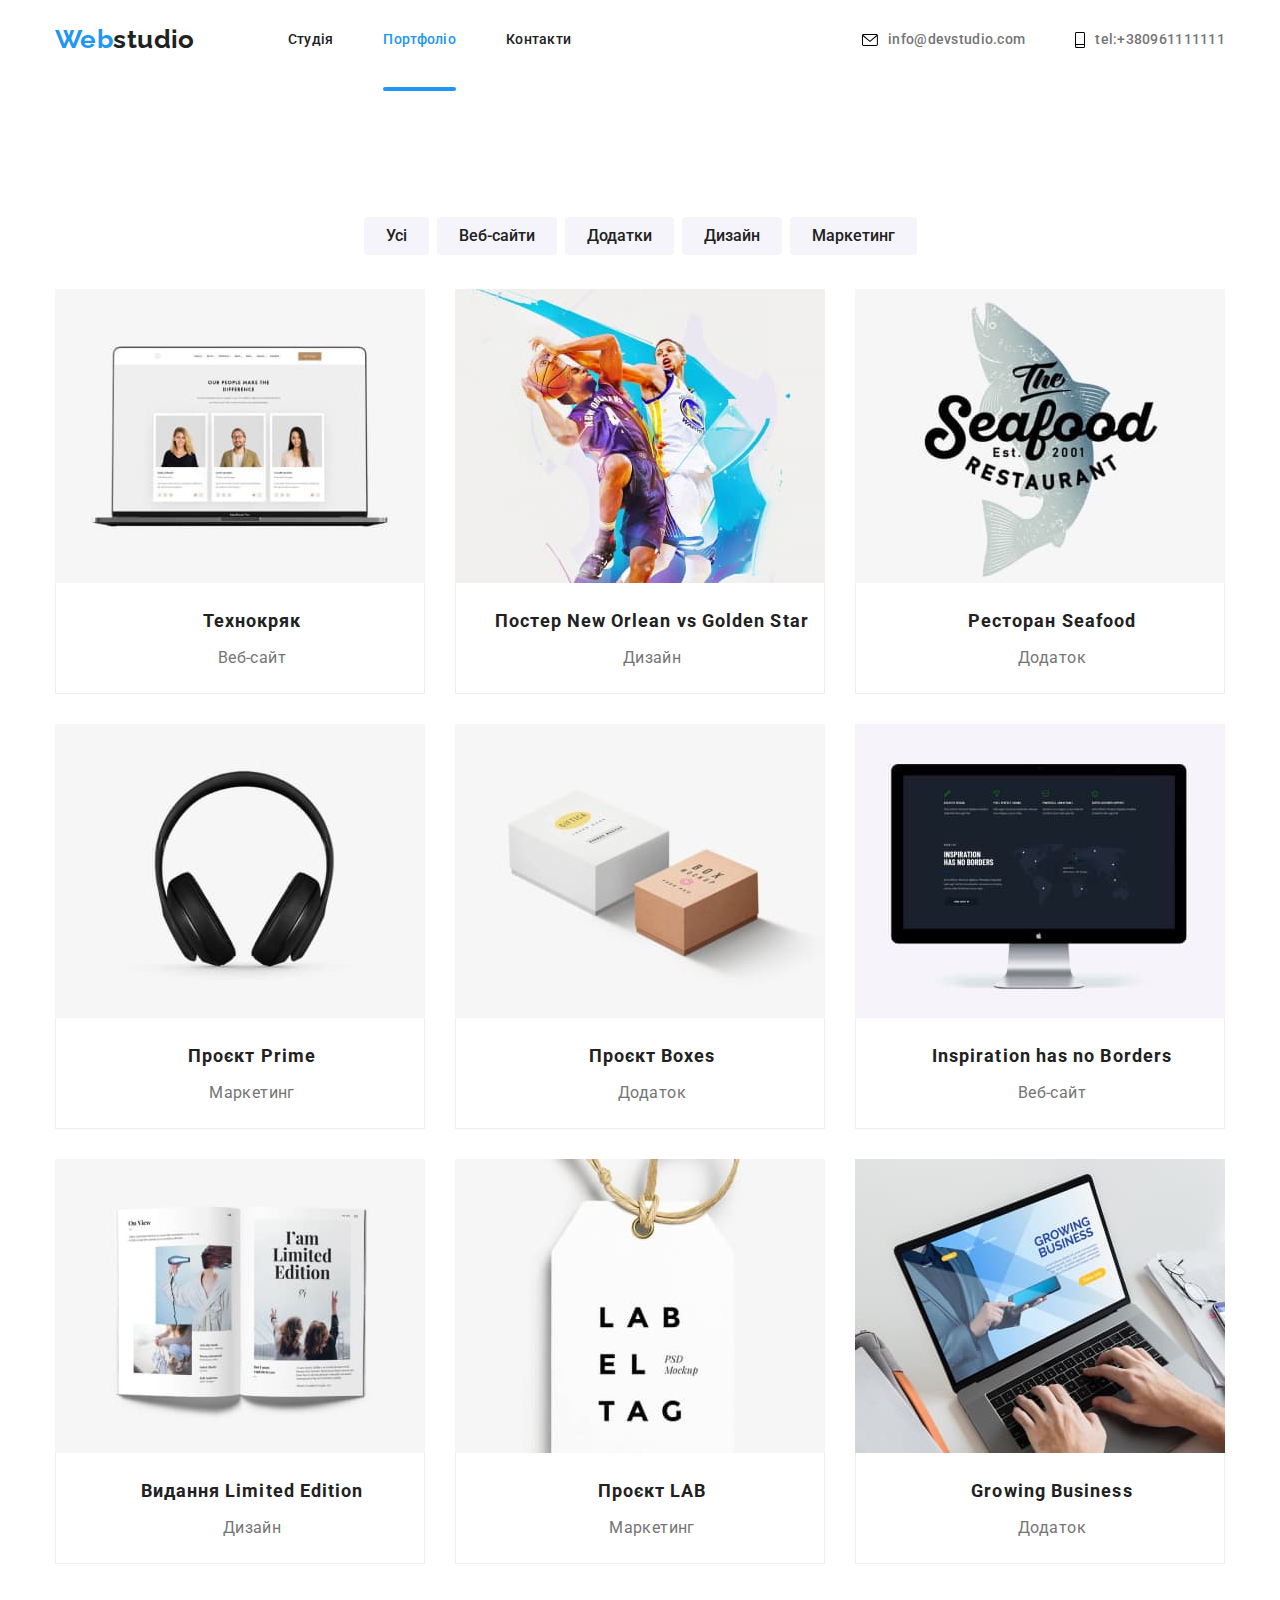
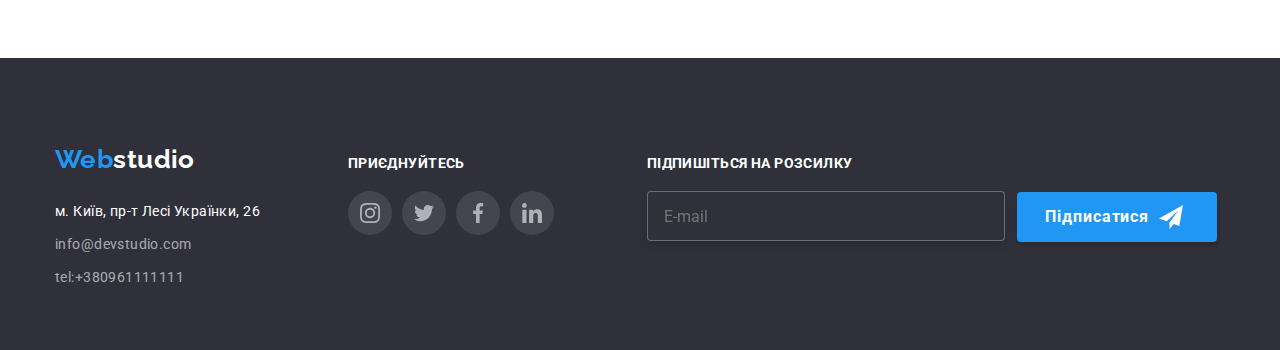
<file: portfolio.html>
<!DOCTYPE html>
<html lang="uk">
<head>
    <meta charset="UTF-8">
    <meta http-equiv="X-UA-Compatible" content="IE=edge">
    <meta name="viewport" content="width=device-width, initial-scale=1.0" />
    <!-- <meta name="viewport" content="width=device-width, initial-scale=1.0" /> -->
    <title>home work 8</title>
<link href="https://fonts.googleapis.com/css2?family=Raleway:wght@700&family=Roboto:wght@400;500;700;900&display=swap"
    rel="stylesheet">
    <link rel="https://cdnjs.cloudflare.com/ajax/libs/modern-normalize/1.1.0/modern-normalize.min.css">
    <link rel="stylesheet" href="./css/main.min.css" />
    
</head>
<body>
    <!-- шапка сайту-->
    <!-- шапка сайту-->
    <header class="header">
        <div class="container container-header">
             <nav class="header__nav">
        <a href="./portfolio.html" class="logo">Web<span class="logo__word logo__word--black">studio</span></a>
        <ul class="header__site-nav-list">
            <li class="header__site-nav-item"><a href="./index.html" class="header__link">Студія</a></li>
            <li class="header__site-nav-item"><a href="" class="header__link--current">Портфоліо</a></li>
            <li class="header__site-nav-item"><a href="" class="header__link">Контакти</a></li>
        </ul> 
         </nav>
    <ul class="header__contacts">
        <li class="header__contacts-item">
        <svg class="header__svgadres">
            <use href="./img/symbol-defs.svg#icon-adres"></use>
        </svg>
        <a href="mailto:info@devstudio.com" class="header__mail">info@devstudio.com</a></li>
        <li class="header__contacts-item">
            <svg class="header__svgphone">
                <use href="./img/symbol-defs.svg#icon-smartphone"></use>
            </svg>
            <a href="tel:+380961111111" class="header__phone">tel:+380961111111</a></li>
    </ul>
       </div>
      </header> 
          <!--Портфоліо-->
      
       <main class="works">
        <section class="portfolio">
            <div class="container">
            <h1 class="portfolio__title portfolio__title--invisible">Наші напрацювання</h1>
            <ul class="filters">
                <li class="filters__item"><button type="button" class="filters__button">Усі</button></li>
                <li class="filters__item"><button type="button" class="filters__button">Веб-сайти</button></li>
                <li class="filters__item"><button type="button" class="filters__button">Додатки</button></li>
                <li class="filters__item"><button type="button" class="filters__button">Дизайн</button></li>
                <li class="filters__item"><button type="button" class="filters__button">Маркетинг</button></li>
            </ul>
            <ul class="card">
            <li class="card__item">
                   <a href="#" class="card__promo">
                    <div class="card__thumb-portfolio">
                        <div class="card__overlay"> 
                    <img src="./img/img22.jpg" alt="Відкрита сторінка веб сайту на ноутбуці" width= "370">
                  <div class="card__overlay-card">
                      <p>Ресурс пропонує комплексні пропозиції з різним рівнем функціоналу та сервісів. Все це 
                           дозволить відвідувачу отримати вичерпні відомості про компанію чи приватну особу.
                      </p>
                  </div>
                </div>
                    <div class="card-set">
                    <h2 class="card-set__title">Технокряк</h2>
                    <p class="card-set__text">Веб-сайт</p>
                </div>
                </div>
                  </a>
            </li>

            <li class="card__item">
                <a href="#" class="card__promo">
                 <div class="card__thumb-portfolio">
                     <div class="card__overlay">  
                    <img src="./img/img23.jpg" alt="Два баскетболиста з мячем" width="370">
                    <div class="card__overlay-card">
                        <p>Ресурс пропонує комплексні пропозиції з різним рівнем функціоналу та сервісів. Все це 
                            дозволить відвідувачу отримати вичерпні відомості про компанію чи приватну особу.
                        </p>
                    </div>
                </div>
                <div class="card-set">
                    <h2 class="card-set__title">Постер New Orlean vs Golden Star</h2>
                    <p class="card-set__text">Дизайн</p>
                </div>
                </div>
                   </a>
            </li>

            <li class="card__item">
                <a href="#" class="card__promo">
                 <div class="card__thumb-portfolio">
                     <div class="card__overlay"> 
                        <img src="./img/img24.jpg" alt="Напис морська їжа на фоні риби" width="370">
                        <div class="card__overlay-card">
                            <p>Ресурс пропонує комплексні пропозиції з різним рівнем функціоналу та сервісів. Все це 
                                дозволить відвідувачу отримати вичерпні відомості про компанію чи приватну особу.
                            </p>
                        </div>
                    </div>
                    <div class="card-set">
                        <h2 class="card-set__title">Ресторан Seafood</h2>
                        <p class="card-set__text">Додаток</p>
            </div>
                </div>
            </a>
            </li>

            <li class="card__item">
                <a href="#" class="card__promo">
                 <div class="card__thumb-portfolio">
                     <div class="card__overlay"> 
                    <img src="./img/img25.jpg" alt="Чорні навушники" width="370">
                    <div class="card__overlay-card">
                        <p>Ресурс пропонує комплексні пропозиції з різним рівнем функціоналу та сервісів. Все це 
                            дозволить відвідувачу отримати вичерпні відомості про компанію чи приватну особу.
                        </p>
                    </div>
                </div>
                <div class="card-set">
                    <h2 class="card-set__title">Проєкт Prime</h2>
                    <p class="card-set__text">Маркетинг</p>
                </div>
                </div>
                </a>
            </li>

            <li class="card__item">
                <a href="#" class="card__promo">
                 <div class="card__thumb-portfolio">
                     <div class="card__overlay"> 
                    <img src="./img/img26.jpg" alt="Дві коробки, одна біла, друга рожева" width="370">
                    <div class="card__overlay-card">
                        <p>Ресурс пропонує комплексні пропозиції з різним рівнем функціоналу та сервісів. Все це 
                            дозволить відвідувачу отримати вичерпні відомості про компанію чи приватну особу.
                        </p>
                    </div>
                </div>
                <div class="card-set">
                    <h2 class="card-set__title">Проєкт Boxes</h2>
                    <p class="card-set__text">Додаток</p>
            </div>
            </div>
            </a>
            </li>

            <li class="card__item">
                <a href="#" class="card__promo">
                 <div class="card__thumb-portfolio">
                     <div class="card__overlay"> 
                    <img src="./img/img27.jpg" alt="монітор, на якому відкрито веб-сторінку" width="370">
                    <div class="card__overlay-card">
                        <p>Ресурс пропонує комплексні пропозиції з різним рівнем функціоналу та сервісів. Все це 
                            дозволить відвідувачу отримати вичерпні відомості про компанію чи приватну особу.
                        </p>
                    </div>
                </div>
                <div class="card-set">
                    <h2 class="card-set__title">Inspiration has no Borders</h2>
                    <p class="card-set__text">Веб-сайт</p>
            </div>
            </div>
            </a>
            </li>

            <li class="card__item">
                <a href="#" class="card__promo">
                 <div class="card__thumb-portfolio">
                     <div class="card__overlay"> 
                    <img src="./img/img28.jpg" alt="відкритий журнал з фотографіями" width="370">
                    <div class="card__overlay-card">
                        <p>Ресурс пропонує комплексні пропозиції з різним рівнем функціоналу та сервісів. Все це 
                            дозволить відвідувачу отримати вичерпні відомості про компанію чи приватну особу.
                        </p>
                    </div>
                </div>
                <div class="card-set">
                    <h2 class="card-set__title">Видання Limited Edition</h2>
                    <p class="card-set__text">Дизайн</p>
            </div>
            </div>
            </a>
            </li>

            <li class="card__item">
                <a href="#" class="card__promo">
                 <div class="card__thumb-portfolio">
                     <div class="card__overlay"> 
                    <img src="./img/img29.jpg" alt="цінник на мотузці" width="370">
                    <div class="card__overlay-card">
                        <p>Ресурс пропонує комплексні пропозиції з різним рівнем функціоналу та сервісів. Все це 
                            дозволить відвідувачу отримати вичерпні відомості про компанію чи приватну особу.
                        </p>
                    </div>
                </div>
                <div class="card-set">
                    <h2 class="card-set__title">Проєкт LAB</h2>
                    <p class="card-set__text">Маркетинг</p>
            </div>
                </div>
            </a>
            </li>

            <li class="card__item">
                <a href="#" class="card__promo">
                 <div class="card__thumb-portfolio">
                     <div class="card__overlay">             
                    <img src="./img/img30.jpg" alt="відкритий ноутбук, за яким працює людина" width="370">
                    <div class="card__overlay-card">
                        <p>Ресурс пропонує комплексні пропозиції з різним рівнем функціоналу та сервісів. Все це 
                            дозволить відвідувачу отримати вичерпні відомості про компанію чи приватну особу.
                        </p>
                    </div>
                </div>
                <div class="card-set">
                    <h2 class="card-set__title">Growing Business</h2>
                    <p class="card-set__text">Додаток</p>
    </div> 
            </div>
            </a>
            </li>
            </ul>
        </div>
     </section>         
     </main>

        <!--Footer-->
        <footer class="footer">
            <div class="container footerlogo">
               <div class="container-footer">
               <a href="./index.html" class="logo">Web<span class="logo__word logo__word--white">studio</span></a>
                 <address class="adress">
                    <ul class="adress__list">
                        <li class="adress__item"><a href="#" class="adress__post">м. Київ, пр-т Лесі Українки, 26</a></li>
                        <li class="adress__item"><a href="mailto:info@devstudio.com" class="adress__mails">info@devstudio.com</a>
                        </li>
                        <li class="adress__item"><a href="tel:+380961111111" class="adress__phones">tel:+380961111111</a></li>
                    </ul>
                </address>
            </div>
                <div class="container-footer-insta">
                    <p class="container-footer-insta__title">ПРИЄДНУЙТЕСЬ</p>
                    <ul class="social-list container-footer-insta__social-list">
                        <li class="social-list__card">
                            <a href="#" class="social-list__icon">
                            <svg class="social-list__svg" width="20" height="20">
                                <use href="./img/symbol-defs.svg#icon-instagram"></use></svg></a>
                         </li>
                         <li class="social-list__card">
                           <a href="#" class="social-list__icon">
                           <svg class="social-list__svg" width="20" height="20">
                                <use href="./img/symbol-defs.svg#icon-twitter"></use></svg></a>
                         </li>
                         <li class="social-list__card">
                           <a href="#" class="social-list__icon">
                           <svg class="social-list__svg" width="20" height="20">
                                <use href="./img/symbol-defs.svg#icon-facebook"></use></svg></a>
                         </li>
                         <li class="social-list__card">
                           <a href="#" class="social-list__icon">
                           <svg class="social-list__svg" width="20" height="20">
                                <use href="./img/symbol-defs.svg#icon-linkedin"></use></svg></a>
                         </li>
                    </ul>
                </div>
                <div class="container-mailing-list">
                    <p class="container-mailing-list__title">Підпишіться на розсилку</p>
                    <form class="container-mailing-list__form">
                        <input type="text" class="container-mailing-list__input" name="email" placeholder="E-mail"/>
                               <button type="submit" class="button container-mailing-list__button">
                            <span class="button__label">Підписатися</span>
                            <svg class="button__svg" width="24" height="24">
                                <use href="./img/symbol-defs.svg#icon-icon-send"></use>
                            </svg>
                            </button>
                            </form>    
                 </div>
            </div>
        </footer>
        </body>
        </html>
</file>
<file: css/main.min.css>
html{-webkit-box-sizing:border-box;box-sizing:border-box}*,*::before,*::after{-webkit-box-sizing:inherit;box-sizing:inherit}body{margin:0px;background-color:#fff;color:#212121;font-family:Roboto,sans-serif;font-size:14px;letter-spacing:.03em;-webkit-box-sizing:inherit;box-sizing:inherit}ul{list-style:none;padding:0px;margin:0px}.container{display:block;width:1200px;padding-left:15px;padding-right:15px;margin-left:auto;margin-right:auto}@media screen and (min-width: 480px){.container{max-width:480px}}@media screen and (min-width: 768px){.container{max-width:768px}}@media screen and (min-width: 1200px){.container{max-width:1200px}}h1,h2,h3,p{margin-top:0;margin-bottom:0}img{display:block;max-width:100%;height:auto}html{-webkit-box-sizing:border-box;box-sizing:border-box}*,*::before,*::after{-webkit-box-sizing:inherit;box-sizing:inherit}ul{list-style:none;padding:0px;margin:0px;text-align:center}.container{display:block;width:1200px;padding-left:15px;padding-right:15px;margin-left:0 auto;margin-right:0 auto}@media screen and (max-width: 479px){.container{width:100vw;margin:0;margin-left:auto;margin-right:auto}}@media screen and (max-width: 767px){.container{width:100vw;margin:0;margin-left:auto;margin-right:auto}}@media screen and (min-width: 480px){.container .container{width:480px}}@media screen and (min-width: 768px){.container .container{width:768px}}@media screen and (min-width: 1200px){.container .container{width:1200px}}img{display:block;max-width:100%;height:auto}h1,h2,h3,p{margin-top:0;margin-bottom:0}body{margin:0px;background-color:#fff;color:#212121;font-family:Roboto,sans-serif;font-size:14px;letter-spacing:.03em;-webkit-box-sizing:inherit;box-sizing:inherit}@media screen and (min-width: 768px){.container-header{display:-webkit-box;display:-ms-flexbox;display:flex}}.logo{margin-right:93px;padding-top:24px;padding-bottom:25px;color:#2196f3;font-family:Raleway,sans-serif;font-weight:700;font-size:26px;line-height:1.19;text-decoration:none}@media screen and (max-width: 767px){.logo{margin-right:276px;padding:16px 0 15px}}.logo__word{color:#212121;font-family:Raleway,sans-serif;font-weight:700;font-size:26px;line-height:1.19;text-decoration:none}.header.logo__word{font-family:Raleway,sans-serif;font-weight:700;font-size:24px;line-height:28px;color:#212121}.header__nav{display:-webkit-box;display:-ms-flexbox;display:flex}.header__site-nav-list{display:-webkit-box;display:-ms-flexbox;display:flex}@media screen and (max-width: 767px){.header__site-nav-list{display:none}}.header__site-nav-item{position:relative;margin-right:50px}.header__site-nav-item:last-child{margin-right:0px}.header__link{display:block;padding-top:32px;padding-bottom:32px;font-weight:500;line-height:1.14;letter-spacing:.02em;color:#212121;text-decoration:none}.header__link--current{display:block;padding-top:32px;padding-bottom:32px;font-weight:500;line-height:1.14;letter-spacing:.02em;color:#2196f3;text-decoration:none}.header__link--current::after{content:"";display:inline-block;width:100%;height:4px;background:#2196f3;border-radius:2px;position:absolute;bottom:-1px;left:0%}.header__link:hover,.header__link:focus{font-weight:500;line-height:1.14;letter-spacing:.02em;color:#2196f3;text-decoration:none}.header__mail{display:-webkit-box;display:-ms-flexbox;display:flex;padding-top:32px;padding-bottom:32px;margin-left:auto;font-style:normal;font-weight:500;font-size:14px;line-height:1.14;letter-spacing:.02em;color:#757575;text-decoration:none}@media screen and (max-width: 1199px){.header__mail{padding-top:21px;padding-bottom:0px;margin-left:8px}}.header__mail:hover,.header__mail:focus{color:#2196f3}.header__phone{display:-webkit-box;display:-ms-flexbox;display:flex;padding-top:32px;padding-bottom:32px;margin-left:auto;font-style:normal;font-weight:500;font-size:14px;line-height:1.14;letter-spacing:.02em;color:#757575;text-decoration:none}@media screen and (min-width: 768px)and (max-width: 1199px){.header__phone{margin-left:9px;margin-top:8px}}@media screen and (max-width: 1199px){.header__phone{padding-top:0px;padding-bottom:0px}}.header__phone:hover,.header__phone:focus{color:#2196f3}.header__contacts{display:-webkit-box;display:-ms-flexbox;display:flex;margin-left:auto}@media screen and (max-width: 767px){.header__contacts{display:none}}@media screen and (min-width: 768px){.header__contacts{display:block;margin-bottom:10px}}@media screen and (min-width: 1200px){.header__contacts{display:-webkit-box;display:-ms-flexbox;display:flex}}.header__contacts-item{display:-webkit-box;display:-ms-flexbox;display:flex;-webkit-box-align:center;-ms-flex-align:center;align-items:center}@media screen and (min-width: 767px)and (max-width: 1199px){.header__contacts-item{-webkit-box-align:baseline;-ms-flex-align:baseline;align-items:baseline;-webkit-box-align:end;-ms-flex-align:end;align-items:flex-end}}.header__contacts-item:hover{fill:#2196f3}.header__contacts-item+.header__contacts-item{margin-left:50px}@media screen and (max-width: 1199px){.header__contacts-item+.header__contacts-item{margin-left:0px}}.header__svgadres{display:-webkit-box;display:-ms-flexbox;display:flex;width:16px;height:12px;margin-right:10px;background-color:#fff;background-size:contain;color:#757575}@media screen and (min-width: 767px)and (max-width: 1199px){.header__svgadres{margin-right:0px}}.header__svgphone{display:-webkit-box;display:-ms-flexbox;display:flex;width:10px;height:16px;margin-right:10px;background-color:#fff;background-size:contain;color:#757575}@media screen and (min-width: 767px)and (max-width: 1199px){.header__svgphone{margin-top:10px;margin-right:0px}}.header__svgphone:hover{fill:#2196f3}.contacts.contacts-item.svgadres:hover{display:block;color:#2196f3}.menu-container{position:fixed;display:-webkit-box;display:-ms-flexbox;display:flex;-webkit-box-orient:vertical;-webkit-box-direction:normal;-ms-flex-direction:column;flex-direction:column;top:0;left:0;width:100vw;height:100vh;padding:32px;background-color:#fff;z-index:999;-webkit-transform:translateX(100%);transform:translateX(100%);-webkit-transition:-webkit-transform 250ms ease-in-out;transition:-webkit-transform 250ms ease-in-out;transition:transform 250ms ease-in-out;transition:transform 250ms ease-in-out, -webkit-transform 250ms ease-in-out}@media screen and (min-width: 768px){.menu-container{display:none}}.menu-container.is-open{-webkit-transform:translateX(0);transform:translateX(0)}.menu-container .menu-toggle{position:absolute;top:10px;right:15px;color:#fff}.menu-toggle{position:absolute;left:84%;-webkit-transform:translateY(-68px);transform:translateY(-68px);display:-webkit-inline-box;display:-ms-inline-flexbox;display:inline-flex;-webkit-box-align:center;-ms-flex-align:center;align-items:center;-webkit-box-pack:center;-ms-flex-pack:center;justify-content:center;padding:15px 15px 0px;background-color:rgba(0,0,0,0);cursor:pointer;border:none;outline:none}@media screen and (min-width: 768px){.menu-toggle{display:none}}.menu-toggle-svg{-o-object-fit:cover;object-fit:cover;background-color:rgba(0,0,0,0)}.menu-toggle .menu-toggle-svg:hover,.menu-toggle .menu-toggle-svg:focus{color:#2196f3;cursor:pointer}.menu-container .is-open{-webkit-transform:translateX(0);transform:translateX(0)}.mobile-menu .header__phone{font-weight:500;font-size:34px;line-height:1.17;letter-spacing:.02em;color:#2196f3}.menu-close{position:absolute;left:86%;top:15px;display:-webkit-inline-box;display:-ms-inline-flexbox;display:inline-flex;-webkit-box-align:center;-ms-flex-align:center;align-items:center;-webkit-box-pack:center;-ms-flex-pack:center;justify-content:center;margin-left:auto;margin-top:10px;margin-bottom:10px;margin-right:15px;padding:0;background-color:rgba(0,0,0,0);cursor:pointer;border:none;outline:none}.menu-close .menu-close-svg:hover,.menu-close .menu-close-svg:focus{color:#2196f3;cursor:pointer}.mob-menu-top__site-nav-list{margin-bottom:auto;padding-left:8px}.mob-menu-top__mob-item{max-width:139px;height:48px;padding-left:8px;padding-top:48px;font-weight:500;font-size:40px;line-height:1.17;letter-spacing:.02em;margin-bottom:32px}.mob-menu-top__link{color:#212121;text-decoration:none;cursor:pointer}.mob-menu-top__link--current{color:#2196f3}.mob-menu-bottom__contacts{text-align:left;padding-left:8px}.mob-menu-bottom__contacts-item{margin-bottom:32px}.mob-menu-bottom__contacts-item:last-child{margin-bottom:0pt}.mob-menu-bottom__phone{max-width:296px;height:40px;left:40px;font-weight:500;font-size:34px;line-height:1.17;letter-spacing:.02em;color:#2196f3;text-decoration:none;width:100%}.mob-menu-bottom__mail{width:231px;height:28px;left:40px;margin-top:32px;text-align:left;font-weight:500;font-size:24px;line-height:1.16;letter-spacing:.02em;color:#757575;text-decoration:none}.mob-menu-bottom_menu-social{display:-webkit-box;display:-ms-flexbox;display:flex;-webkit-box-pack:justify;-ms-flex-pack:justify;justify-content:space-between;margin-top:64px;padding-bottom:48px;-webkit-box-align:center;-ms-flex-align:center;align-items:center;padding-left:7px;padding-right:83px}.mob-menu-bottom_soc-item{display:-webkit-box;display:-ms-flexbox;display:flex;-ms-flex-pack:distribute;justify-content:space-around;-webkit-box-pack:space-evenly;-ms-flex-pack:space-evenly;justify-content:space-evenly;font-size-adjust:0;padding-right:5px;font-weight:500;font-size:18px;line-height:1.22;letter-spacing:.02em;color:#2196f3;border-right:1px solid rgba(33,33,33,.2);max-width:357px;width:100%}.mob-menu-bottom_soc-item:last-child{padding-right:0px;border-right:none}.mob-menu-bottom_soc-item:first-child{padding-left:0px}.mob-menu-bottom_soclink{text-decoration:none;color:#2196f3}.hero__overlay{max-width:1600px;margin-left:auto;margin-right:auto;background-image:-webkit-gradient(linear, left bottom, left top, from(rgba(47, 48, 58, 0.4)), to(rgba(47, 48, 58, 0.4))),url(../img/mob-x.jpg);background-image:linear-gradient(to top, rgba(47, 48, 58, 0.4), rgba(47, 48, 58, 0.4)),url(../img/mob-x.jpg);background-size:cover;background-position:center;background-repeat:no-repeat}@media screen and (min-device-pixel-ratio: 2),screen and (-webkit-min-device-pixel-ratio: 2),screen and (min-resolution: 192dpi),screen and (min-resolution: 2dppx){.hero__overlay{background-image:-webkit-gradient(linear, left bottom, left top, from(rgba(47, 48, 58, 0.4)), to(rgba(47, 48, 58, 0.4))),url(../img/mob-@2x.jpg);background-image:linear-gradient(to top, rgba(47, 48, 58, 0.4), rgba(47, 48, 58, 0.4)),url(../img/mob-@2x.jpg)}}@media screen and (min-width: 480px){.hero__overlay{background-image:-webkit-gradient(linear, left bottom, left top, from(rgba(47, 48, 58, 0.4)), to(rgba(47, 48, 58, 0.4))),url(../img/tab-x.jpg);background-image:linear-gradient(to top, rgba(47, 48, 58, 0.4), rgba(47, 48, 58, 0.4)),url(../img/tab-x.jpg);height:480px}}@media screen and (min-device-pixel-ratio: 2),screen and (-webkit-min-device-pixel-ratio: 2),screen and (min-resolution: 192dpi),screen and (min-resolution: 2dppx){.hero__overlay{background-image:-webkit-gradient(linear, left bottom, left top, from(rgba(47, 48, 58, 0.4)), to(rgba(47, 48, 58, 0.4))),url(../img/tab-@2x.jpg);background-image:linear-gradient(to top, rgba(47, 48, 58, 0.4), rgba(47, 48, 58, 0.4)),url(../img/tab-@2x.jpg)}}@media screen and (min-width: 768px){.hero__overlay{background-image:-webkit-gradient(linear, left bottom, left top, from(rgba(47, 48, 58, 0.4)), to(rgba(47, 48, 58, 0.4))),url(../img/desk-x.jpg);background-image:linear-gradient(to top, rgba(47, 48, 58, 0.4), rgba(47, 48, 58, 0.4)),url(../img/desk-x.jpg);height:600px;padding:200px 0}}@media screen and (min-device-pixel-ratio: 2),screen and (-webkit-min-device-pixel-ratio: 2),screen and (min-resolution: 192dpi),screen and (min-resolution: 2dppx){.hero__overlay{background-image:-webkit-gradient(linear, left bottom, left top, from(rgba(47, 48, 58, 0.4)), to(rgba(47, 48, 58, 0.4))),url(../img/desk-@2x.jpg);background-image:linear-gradient(to top, rgba(47, 48, 58, 0.4), rgba(47, 48, 58, 0.4)),url(../img/desk-@2x.jpg)}}.hero{padding-top:200px;padding-bottom:200px;text-align:center;background-color:#c4c4c4}.hero-title{font-weight:900;font-size:26px;line-height:1.61;text-align:center;letter-spacing:.06em;text-transform:uppercase;color:#fff;margin-bottom:35px}@media screen and (min-width: 1200px){.hero-title{min-width:696px;font-size:44px;line-height:1.36}}.button{display:inline-block;font-family:inherit;font-weight:500;font-size:16px;line-height:1.62;text-align:center;color:#fff;background-color:#2196f3;cursor:pointer;padding:6px 22px;border:none;border-radius:4px}.hero__button{display:inline-block;width:200px;height:50px;font-family:inherit;font-weight:700;font-size:16px;line-height:1.87;-webkit-box-align:center;-ms-flex-align:center;align-items:center;text-align:center;letter-spacing:.06em;color:#fff;background-color:#2196f3;vertical-align:middle;border:none;border-radius:4px}.hero__button:hover,.hero__button:focus{display:inline-block;color:#fff;background:#188ce8;border-radius:4px}.our-advantages{padding-top:94px;padding-bottom:94px;-webkit-box-align:center;-ms-flex-align:center;align-items:center}@media screen and (max-width: 767px){.our-advantages{padding:60px 0px 50px}}@media screen and (max-width: 1199px){.our-advantages{padding:60px 0px 60px}}.our-advantages__title--visually-hidden{position:absolute;width:1px;height:1px;margin:-1px;border:0;padding:0;white-space:nowrap;-webkit-clip-path:inset(100%);clip-path:inset(100%);clip:rect(0 0 0 0);overflow:hidden}.our-advantages__cards{display:-webkit-box;display:-ms-flexbox;display:flex;-webkit-box-pack:center;-ms-flex-pack:center;justify-content:center;-webkit-box-align:center;-ms-flex-align:center;align-items:center;width:100%;height:120px;margin-bottom:30px;border:1px solid #eee;border-width:0px 1px 1px 1px;background-color:#f5f4fa}@media screen and (min-width: 768px){.our-advantages__cards{width:354px}}@media screen and (min-width: 1200px){.our-advantages__cards{width:270px}}.our-advantages__icon{height:70px;width:70px;background-color:#f5f4fa}.our-advantages__title{font-weight:700;font-size:14px;line-height:1.14;text-transform:uppercase;color:#212121;margin-bottom:10px}@media screen and (max-width: 767px){.our-advantages__title{text-align:center}}@media screen and (min-width: 768px){.our-advantages__title{text-align:left}}@media screen and (min-width: 768px){.our-advantages__list{display:-webkit-box;display:-ms-flexbox;display:flex;-ms-flex-wrap:wrap;flex-wrap:wrap;-webkit-box-pack:center;-ms-flex-pack:center;justify-content:center;gap:30px}}@media screen and (min-width: 1200px){.our-advantages__list{gap:30px}}.our-advantages__column{max-width:450px;width:100%;height:226px;margin-bottom:30px}@media screen and (min-width: 768px){.our-advantages__column{width:calc((100% - 60px)/2)}}@media screen and (min-width: 1200px){.our-advantages__column{width:calc((100% - 90px)/4)}}.our-advantages__column:last-child{margin-bottom:0px}@media screen and (min-width: 768px)and (max-width: 1199px){.our-advantages__column:nth-child(3),.our-advantages__column:nth-child(4){margin-bottom:0px}}.our-advantages__text{line-height:1.71;color:#757575;margin:0px;padding:0px;text-align:left}.what-we-do{padding-bottom:94px;background-color:#fff}@media screen and (max-width: 1200px){.what-we-do{display:none}}.what-we-do__title{font-weight:700;font-size:36px;line-height:1.16;color:#212121;text-align:center;margin-bottom:50px}.what-we-do__list{display:-webkit-box;display:-ms-flexbox;display:flex;gap:30px}.what-we-do__card{position:relative;-ms-flex-preferred-size:calc((100% - 60px)/3);flex-basis:calc((100% - 60px)/3)}.what-we-do__card__card:last-child{margin-right:0px}.what-we-do__thumb::before{position:absolute;content:"";display:-webkit-box;display:-ms-flexbox;display:flex;width:370px;height:70px;background:rgba(47,48,58,.8);bottom:0px}.what-we-do__thumb{content:"";position:relative}.what-we-do__title-thumb::before{position:absolute;content:"";display:-webkit-box;display:-ms-flexbox;display:flex;-webkit-box-pack:center;-ms-flex-pack:center;justify-content:center;text-align:center}.what-we-do__lable{position:absolute;content:"";font-weight:700;line-height:1.14;text-align:center;text-transform:uppercase;color:#fff;bottom:10%;right:25%}.team{padding-top:94px;padding-bottom:94px;background-color:#f5f4fa}@media screen and (max-width: 1199px){.team{padding:60px 0px 60px}}.team__title{font-weight:700;font-size:36px;line-height:1.16;color:#212121;margin-bottom:50px;text-align:center}.team__title-name{font-weight:500;font-size:16px;line-height:1.19;color:#212121;margin-bottom:10px;text-align:center}.team__men-item{-webkit-box-shadow:0px 1px 3px rgba(0,0,0,.12),0px 1px 1px rgba(0,0,0,.14),0px 2px 1px rgba(0,0,0,.2);box-shadow:0px 1px 3px rgba(0,0,0,.12),0px 1px 1px rgba(0,0,0,.14),0px 2px 1px rgba(0,0,0,.2);border-radius:0px 0px 4px 4px;max-width:354px;width:100%}@media screen and (min-width: 768px){.team__men-item{width:calc((100% - 60px)/2)}}@media screen and (min-width: 1200px){.team__men-item{width:calc((100% - 90px)/4)}}.team__list{margin-top:0px}@media screen and (max-width: 767px){.team__list{-webkit-transform:translateX(0%);transform:translateX(0%)}}@media screen and (min-width: 768px){.team__list{display:-webkit-box;display:-ms-flexbox;display:flex;-ms-flex-wrap:wrap;flex-wrap:wrap;-webkit-box-pack:center;-ms-flex-pack:center;justify-content:center;gap:30px}}@media screen and (min-width: 1200px){.team__list{display:-webkit-box;display:-ms-flexbox;display:flex;-ms-flex-wrap:nowrap;flex-wrap:nowrap;gap:30px}}img{display:block;max-width:100%;height:auto}@media screen and (max-width: 767px){.team__men-item{margin-bottom:30px;display:inline-block}}@media screen and (min-width: 1200px){.team__men-item{margin-right:0px}}.team__men-item:last-child{margin-right:0px;margin-bottom:0px}.team__men-item:nth-child(2){margin-right:0px}.team__text{font-size:16px;line-height:1.19;color:#4f4f4f;margin-bottom:16px;text-align:center}.team__profi-name{display:block;padding-top:30px;background:#fff;padding-bottom:30px}.social-list{display:-webkit-box;display:-ms-flexbox;display:flex;margin-right:32px;margin-left:32px;gap:10px}.social-list__card{display:block;-ms-flex-preferred-size:calc((100% - 30px)/4);flex-basis:calc((100% - 30px)/4);-webkit-box-pack:center;-ms-flex-pack:center;justify-content:center;-webkit-box-align:center;-ms-flex-align:center;align-items:center;background-position:center;width:44px;height:44px;border-radius:50%}.social-list__icon{display:-webkit-box;display:-ms-flexbox;display:flex;-webkit-box-pack:center;-ms-flex-pack:center;justify-content:center;-webkit-box-align:center;-ms-flex-align:center;align-items:center;padding:0px;margin:0px;width:44px;height:44px}.social-list__icon:hover,.social-list__icon:focus{background-color:#2196f3;border-radius:50%}.social-list__icon:focus{background-color:#2196f3;border-radius:50%}.social-list__icon:hover .social-list__svg{fill:#fff}.social-list__icon:focus .social-list__svg{fill:#fff}.social-list__svg{fill:#afb1b8;width:20px;height:20px}.social-list{display:-webkit-box;display:-ms-flexbox;display:flex;margin-right:32px;margin-left:32px;gap:10px}.social-list__card{display:block;-ms-flex-preferred-size:calc((100% - 30px)/4);flex-basis:calc((100% - 30px)/4);-webkit-box-pack:center;-ms-flex-pack:center;justify-content:center;-webkit-box-align:center;-ms-flex-align:center;align-items:center;background-position:center;width:44px;height:44px;border-radius:50%}.social-list__icon{display:-webkit-box;display:-ms-flexbox;display:flex;-webkit-box-pack:center;-ms-flex-pack:center;justify-content:center;-webkit-box-align:center;-ms-flex-align:center;align-items:center;padding:0px;margin:0px;width:44px;height:44px}.social-list__icon__icon:hover{background-color:#2196f3;border-radius:50%}.social-list__icon__icon:hover .social-list__icon__svg{fill:#fff}.social-list__svg{fill:#afb1b8;width:20px;height:20px}.customers{padding-top:87px;padding-bottom:101px;background-color:#fff}@media screen and (max-width: 1199px){.customers{padding:60px 0px 60px}}.customers__title{margin-bottom:50px;font-style:normal;font-weight:700;font-size:36px;line-height:1.16;text-align:center;color:#212121}.customers__row{display:-webkit-box;display:-ms-flexbox;display:flex;-ms-flex-wrap:wrap;flex-wrap:wrap;-webkit-box-pack:center;-ms-flex-pack:center;justify-content:center;gap:30px}@media screen and (min-width: 1200px){.customers__row{-ms-flex-wrap:nowrap;flex-wrap:nowrap;-webkit-box-pack:center;-ms-flex-pack:center;justify-content:center}}.customers__list-card{display:-webkit-box;display:-ms-flexbox;display:flex;height:92px;max-width:170px;width:100%;-webkit-box-pack:center;-ms-flex-pack:center;justify-content:center;-webkit-box-align:center;-ms-flex-align:center;align-items:center;border:1px solid #afb1b8;border-radius:4px}@media screen and (max-width: 767px){.customers__list-card{width:calc((100% - 30px)/2)}}@media screen and (min-width: 768px){.customers__list-card{width:calc((100% - 60px)/3)}}@media screen and (min-width: 1200px){.customers__list-card{width:calc((100% - 90px)/6)}}.customers__list-card:hover{fill:#2196f3;border:1px solid #2196f3}.customers__list-card:hover .customers__icon{fill:#2196f3}.customers__link:focus .customers__icon{fill:#2196f3}.customers__link{display:-webkit-box;display:-ms-flexbox;display:flex;-webkit-box-align:center;-ms-flex-align:center;align-items:center;-webkit-box-pack:center;-ms-flex-pack:center;justify-content:center}.customers__icon{fill:#afb1b8}.footer{padding-top:60px;padding-bottom:60px;background-color:#2f303a}@media screen and (max-width: 767px){.footer{height:604px}}@media screen and (min-width: 768px)and (max-width: 1199px){.footer{height:468px}}.footer .logo{display:inline-block;padding:26px 0 26px;color:#2196f3;font-family:Raleway,sans-serif;font-weight:700;font-size:26px;line-height:1.19;text-decoration:none}@media screen and (max-width: 1199px){.footer .logo{font-size:24px;line-height:1.16;margin:0px 0px 26px 0px;padding:0px}}@media screen and (max-width: 767px){.container-footer .logo{margin-right:0px;padding:0px}}.footer .logo__word{color:#fff;font-family:Raleway,sans-serif;font-weight:700;font-size:26px;line-height:1.19;text-decoration:none}.adress__post,.adress__mails,.adress__phones{font-style:normal;line-height:1.71;color:rgba(255,255,255,.6);text-decoration:none}.adress__post{color:#fff}.adress__post:hover,.adress__mails:hover,.adress__phones:hover,.adress__post:focus,.adress__mails:focus,.adress__phones:focus{font-style:normal;line-height:1.71;letter-spacing:.02em;color:#2196f3}.adress__list{display:inline-block}.adress__item{margin-bottom:9px;text-align:left}@media screen and (max-width: 1199px){.adress__item{text-align:center}}.adress__item:last-child{margin-bottom:0px}.container-footer-insta__title{display:inline-block;font-style:normal;font-weight:700;font-size:14px;line-height:1.14;color:#fff;text-transform:uppercase;margin-bottom:20px}@media screen and (max-width: 1199px){.container-footer-insta__title{margin-bottom:20px}}.container-footer-insta__social-list{display:block}.social-list__icon{height:44px;width:44px;display:-webkit-box;display:-ms-flexbox;display:flex;-webkit-box-pack:center;-ms-flex-pack:center;justify-content:center;-webkit-box-align:center;-ms-flex-align:center;align-items:center;background-color:rgba(255,255,255,.1);border-radius:50%;fill:#fff}.social-list__icon:hover{background:#2196f3}.social-list__icon:focus{background:#2196f3}.social-list{display:-webkit-box;display:-ms-flexbox;display:flex;-webkit-box-pack:center;-ms-flex-pack:center;justify-content:center;gap:10px}.social-list__card{-ms-flex-preferred-size:calc((100% - 30px)/4);flex-basis:calc((100% - 30px)/4)}.container-footer-insta{display:block;width:206px;-webkit-box-pack:center;-ms-flex-pack:center;justify-content:center}@media screen and (max-width: 767px){.container-footer-insta{margin-bottom:60px}}@media screen and (min-width: 1200px){.container-footer-insta{margin-left:60px}}.container-footer{display:block}@media screen and (max-width: 767px){.container-footer{margin-bottom:60px}}.footerlogo{display:-webkit-box;display:-ms-flexbox;display:flex;-webkit-box-align:baseline;-ms-flex-align:baseline;align-items:baseline}@media screen and (max-width: 767px){.footerlogo{-webkit-box-orient:vertical;-webkit-box-direction:normal;-ms-flex-direction:column;flex-direction:column;text-align:center;-webkit-box-align:center;-ms-flex-align:center;align-items:center}}@media screen and (min-width: 768px)and (max-width: 1199px){.footerlogo{-ms-flex-pack:distribute;justify-content:space-around;-webkit-box-align:baseline;-ms-flex-align:baseline;align-items:baseline;-ms-flex-wrap:wrap;flex-wrap:wrap;row-gap:60px;text-align:center}}@media screen and (min-width: 1200px){.footerlogo{display:-webkit-box;display:-ms-flexbox;display:flex;-webkit-box-align:baseline;-ms-flex-align:baseline;align-items:baseline}}.portfolio{padding-top:94px;padding-bottom:94px}.portfolio__title--invisible{visibility:hidden}.filters{display:-webkit-box;display:-ms-flexbox;display:flex;-webkit-box-pack:center;-ms-flex-pack:center;justify-content:center;margin-bottom:34px}.filters__item{margin-right:8px}.filters__item:last-child{margin-right:0}.filters__button{display:inline-block;font-family:inherit;font-weight:500;font-size:16px;line-height:1.62;text-align:center;color:#212121;background-color:#f5f4fa;cursor:pointer;padding:6px 22px;border:none;border-radius:4px}.filters__button:hover,.filters__button:focus{display:inline-block;font-family:inherit;font-weight:500;font-size:16px;line-height:1.62;text-align:center;color:#fff;border:none;background-color:#2196f3;-webkit-box-shadow:0px 3px 1px rgba(0,0,0,.1),0px 1px 2px rgba(0,0,0,.08),0px 2px 2px rgba(0,0,0,.12);box-shadow:0px 3px 1px rgba(0,0,0,.1),0px 1px 2px rgba(0,0,0,.08),0px 2px 2px rgba(0,0,0,.12)}.card__thumb-portfolio{position:relative}.card__overlay-card{position:absolute;content:"";width:100%;height:100%;padding:63px 24px 63px 24px;font-size:18px;line-height:1.55;color:#fff;background:rgba(33,150,243,.9);opacity:0}.card__thumb-portfolio::before{position:absolute;display:inline-block;content:"";top:0;left:0;width:100%;height:100%;-webkit-transition:-webkit-transform 250ms cubic-bezier(0.4, 0, 0.2, 1);transition:-webkit-transform 250ms cubic-bezier(0.4, 0, 0.2, 1);transition:transform 250ms cubic-bezier(0.4, 0, 0.2, 1);transition:transform 250ms cubic-bezier(0.4, 0, 0.2, 1), -webkit-transform 250ms cubic-bezier(0.4, 0, 0.2, 1);opacity:1}.card__item:hover .card__overlay-card{-webkit-transform:translateY(-100%);transform:translateY(-100%);opacity:1;-webkit-transition:-webkit-transform 250ms cubic-bezier(0.4, 0, 0.2, 1);transition:-webkit-transform 250ms cubic-bezier(0.4, 0, 0.2, 1);transition:transform 250ms cubic-bezier(0.4, 0, 0.2, 1);transition:transform 250ms cubic-bezier(0.4, 0, 0.2, 1), -webkit-transform 250ms cubic-bezier(0.4, 0, 0.2, 1)}.card__overlay{position:relative;overflow:hidden}.portfolio{padding-top:94px;padding-bottom:94px}.card-set__title{font-weight:700;font-size:18px;line-height:2;letter-spacing:.06em;color:#212121;margin-bottom:4px}.card-set__text{font-weight:400;font-size:16px;line-height:1.87;color:#757575;margin:0px;padding:0px;text-decoration:none}.card-set{display:block;padding-top:20px;padding-bottom:20px;padding-left:24px;border:1px solid #eee;border-width:0px 1px 1px 1px}.card__promo{text-decoration:none;display:block}.card__promo:hover,.card__promo:active{border:1px solid #eee;-webkit-box-shadow:0px 1px 1px rgba(0,0,0,.12),0px 4px 4px rgba(0,0,0,.06),1px 4px 6px rgba(0,0,0,.16);box-shadow:0px 1px 1px rgba(0,0,0,.12),0px 4px 4px rgba(0,0,0,.06),1px 4px 6px rgba(0,0,0,.16)}.card{display:-webkit-box;display:-ms-flexbox;display:flex;-ms-flex-wrap:wrap;flex-wrap:wrap;-webkit-box-pack:center;-ms-flex-pack:center;justify-content:center;gap:30px}.card__item{-ms-flex-preferred-size:calc((100% - 60px)/3);flex-basis:calc((100% - 60px)/3)}.card__item:nth-last-child(-n+3){margin-right:0px}.container-mailing-list{display:block;height:86px}@media screen and (max-width: 767px){.container-mailing-list{max-width:450px;width:100%;margin:0px 15px 0px 15px}}@media screen and (min-width: 768px){.container-mailing-list{width:450px;margin:0px 159px 0px 159px}}@media screen and (min-width: 1200px){.container-mailing-list{width:570px;margin-left:93px}}.container-mailing-list__title{font-weight:700;line-height:1.14;text-transform:uppercase;margin-bottom:20px;color:#fff}.container-mailing-list__input{display:block;padding-top:15px;padding-bottom:15px;padding-left:16px;width:358px;height:50px;border:1px solid rgba(255,255,255,.3);-webkit-filter:drop-shadow(0px 4px 4px rgba(0, 0, 0, 0.15));filter:drop-shadow(0px 4px 4px rgba(0, 0, 0, 0.15));border-radius:4px;font:inherit;background:#2f303a}@media screen and (max-width: 1199px){.container-mailing-list__input{margin-right:0px;width:100%}}@media screen and (max-width: 767px){.container-mailing-list__form{display:block}}@media screen and (min-width: 1200px){.container-mailing-list__form{display:-webkit-box;display:-ms-flexbox;display:flex;-webkit-box-align:baseline;-ms-flex-align:baseline;align-items:baseline}}.button__label{font-weight:700;font-size:16px;display:-webkit-box;display:-ms-flexbox;display:flex;-webkit-box-align:center;-ms-flex-align:center;align-items:center;text-align:center;letter-spacing:.06em;color:#fff}.container-mailing-list__form [placeholder]{display:block;font-size:16px;line-height:1.25;color:rgba(255,255,255,.6);margin-right:0px}.container-mailing-list__button{display:-webkit-inline-box;display:-ms-inline-flexbox;display:inline-flex;-webkit-box-pack:start;-ms-flex-pack:start;justify-content:flex-start;-webkit-box-align:center;-ms-flex-align:center;align-items:center;width:200px;height:50px;padding-top:10px;padding-bottom:10px;padding-left:28px;background:#2196f3;-webkit-box-shadow:0px 4px 4px rgba(0,0,0,.15);box-shadow:0px 4px 4px rgba(0,0,0,.15);border-radius:4px;margin-left:12px;border:none}@media screen and (max-width: 1199px){.container-mailing-list__button{margin-left:0px;margin-top:20px}}.button__svg{display:block;margin-left:10px}.container-mailing-list__button:hover{background:#2196f3;-webkit-box-shadow:0px 4px 4px rgba(0,0,0,.15);box-shadow:0px 4px 4px rgba(0,0,0,.15);border-radius:4px;cursor:pointer}.backdrop{position:fixed;width:100%;height:100%;left:0px;top:0px;background:rgba(0,0,0,.2);opacity:1;-webkit-transition:opacity 250ms cubic-bezier(0.4, 0, 0.2, 1);transition:opacity 250ms cubic-bezier(0.4, 0, 0.2, 1)}.is-hidden{opacity:0;pointer-events:none;visibility:hidden}.modal{position:absolute;top:50%;left:50%;-webkit-transform:translate(-50%, -50%);transform:translate(-50%, -50%);max-width:528px;width:100%;background:#fff;-webkit-box-shadow:0px 1px 3px rgba(0,0,0,.12),0px 1px 1px rgba(0,0,0,.14),0px 2px 1px rgba(0,0,0,.2);box-shadow:0px 1px 3px rgba(0,0,0,.12),0px 1px 1px rgba(0,0,0,.14),0px 2px 1px rgba(0,0,0,.2);border-radius:4px;-webkit-transition:opacity 250ms cubic-bezier(0.4, 0, 0.2, 1);transition:opacity 250ms cubic-bezier(0.4, 0, 0.2, 1)}@media screen and (max-width: 1199px){.modal{max-width:450px}}.modal__button-close{position:absolute;width:30px;height:30px;background:#fff;border:1px solid rgba(0,0,0,.1);border-radius:50%;top:8px;right:8px}.modal__button-close:hover{fill:#2196f3;cursor:pointer}.modal__svg{position:absolute;top:8px;right:8px;top:50%;left:50%;-webkit-transform:translate(-50%, -50%);transform:translate(-50%, -50%)}.form-communication{display:block;margin:auto;padding:40px;max-width:528px;width:100%}@media screen and (max-width: 1199px){.form-communication{max-width:528px;width:100%}}@media screen and (max-width: 480px){.form-communication{padding:23px}}.form-communication__title{display:block;font-weight:700;font-size:20px;line-height:1.15;text-align:center;color:#212121;margin-bottom:12px}@media screen and (max-width: 1199px){.form-communication__title{display:inline-block;max-width:370px;width:100%}}.form-communication__field{display:-webkit-box;display:-ms-flexbox;display:flex;position:relative;-webkit-box-orient:vertical;-webkit-box-direction:normal;-ms-flex-direction:column;flex-direction:column;font-size:12px;line-height:1.16;letter-spacing:.01em;color:#757575;text-align:start}@media screen and (max-width: 1199px){.form-communication__field{max-width:370px;width:100%}}.form-communication__input{padding-top:11px;padding-bottom:11px;padding-left:42px;border:1px solid rgba(33,33,33,.2);border-radius:4px;margin-bottom:10px;margin-top:4px;max-width:528px;width:100%}@media screen and (max-width: 1199px){.form-communication__input{max-width:448px;width:100%}}.form-communication__input:hover,.form-communication__input:focus{border:1px solid #2196f3;border-radius:4px;cursor:pointer;fill:#2196f3}.form-communication__svg{display:inline-block;position:absolute;left:12px;top:42%;color:#212121}.form-communication__field:hover,.form-communication__field:active{border-radius:4px;cursor:pointer;fill:#2196f3;-webkit-transition:opacity 250ms cubic-bezier(0.4, 0, 0.2, 1);transition:opacity 250ms cubic-bezier(0.4, 0, 0.2, 1)}.form-communication__textarea-input{padding:12px 16px;font-size:12px;font-family:inherit;line-height:1.16;letter-spacing:.01em;color:rgba(117,117,117,.5);margin-top:4px;max-width:528px;width:100%}@media screen and (max-width: 1199px){.form-communication__textarea-input{max-width:370px;width:100%}}.form-communication__input [placeholder]{font-size:12px;line-height:1.16;letter-spacing:.01em;color:rgba(117,117,117,.5)}.form-communication__textarea-input{margin-bottom:20px;margin-top:4px;resize:none}.form-communication__textarea-input:not(:-moz-placeholder-shown):required:invalid{border-color:#2196f3}.form-communication__textarea-input:not(:-ms-input-placeholder):required:invalid{border-color:#2196f3}.form-communication__textarea-input:not(:placeholder-shown):required:invalid{border-color:#2196f3}.consent{display:-webkit-box;display:-ms-flexbox;display:flex;-webkit-box-orient:horizontal;-webkit-box-direction:normal;-ms-flex-direction:row;flex-direction:row;-ms-flex-wrap:nowrap;flex-wrap:nowrap;-webkit-box-pack:center;-ms-flex-pack:center;justify-content:center;-webkit-box-align:center;-ms-flex-align:center;align-items:center;position:relative;vertical-align:middle;font-size:14px;line-height:1.71;color:#757575;margin-right:auto;margin-bottom:30px}@media screen and (max-width: 480px){.consent{font-weight:400;font-size:10px;line-height:1.16;-webkit-box-pack:start;-ms-flex-pack:start;justify-content:flex-start}}@media screen and (max-width: 1199px){.consent{font-weight:400;font-size:10px;line-height:1.16;-webkit-box-pack:start;-ms-flex-pack:start;justify-content:flex-start}}.consent__checkbox{position:absolute;-webkit-appearance:none;-moz-appearance:none;appearance:none}input .consent__checkbox{position:absolute;width:1px;height:1px;margin:-1px;border:0;padding:0;white-space:nowrap;-webkit-clip-path:inset(100%);clip-path:inset(100%);clip:rect(0 0 0 0);overflow:hidden}.consent__checkbox:checked+.consent__icon{background-color:#2196f3;background-image:url(../img/icon-check.svg);background-size:contain;background-origin:border-box;border-color:rgba(0,0,0,0);background-repeat:no-repeat;margin-right:7px}.consent__icon{display:inline-block;background-position:center;width:15px;height:16px;border:1px solid #000;-webkit-box-shadow:0px 4px 4px rgba(0,0,0,.25);box-shadow:0px 4px 4px rgba(0,0,0,.25);border-radius:2px;margin-right:7px}@media screen and (max-width: 480px){.consent__icon{margin-right:5px}}.consent__link-contract{font-size:14px;line-height:1.71;color:#2196f3;padding-left:10px}@media screen and (max-width: 480px){.consent__link-contract{padding-left:2px;font-weight:400;font-size:10px;line-height:1.16;max-width:340px;max-width:100%;-ms-flex-negative:1;flex-shrink:1;-ms-flex-wrap:nowrap;flex-wrap:nowrap}}@media screen and (min-width: 768px){.consent__link-contract{font-size:10px;line-height:1.16}}@media screen and (max-width: 1199px){.consent__link-contract{font-weight:400;font-size:12px;line-height:1.16}}.form-communication__button{display:block;margin:0 auto;height:50px;font-family:inherit;font-weight:700;font-size:16px;line-height:1.87;letter-spacing:.06em;padding:10px 52px;color:#fff;background:#2196f3;-webkit-box-shadow:0px 4px 4px rgba(0,0,0,.15);box-shadow:0px 4px 4px rgba(0,0,0,.15);border-radius:4px;border:none;margin:auto}.form-communication__button:hover{background:#188ce8;-webkit-box-shadow:0px 4px 4px rgba(0,0,0,.15);box-shadow:0px 4px 4px rgba(0,0,0,.15);cursor:pointer}/*# sourceMappingURL=main.min.css.map */
</file>
